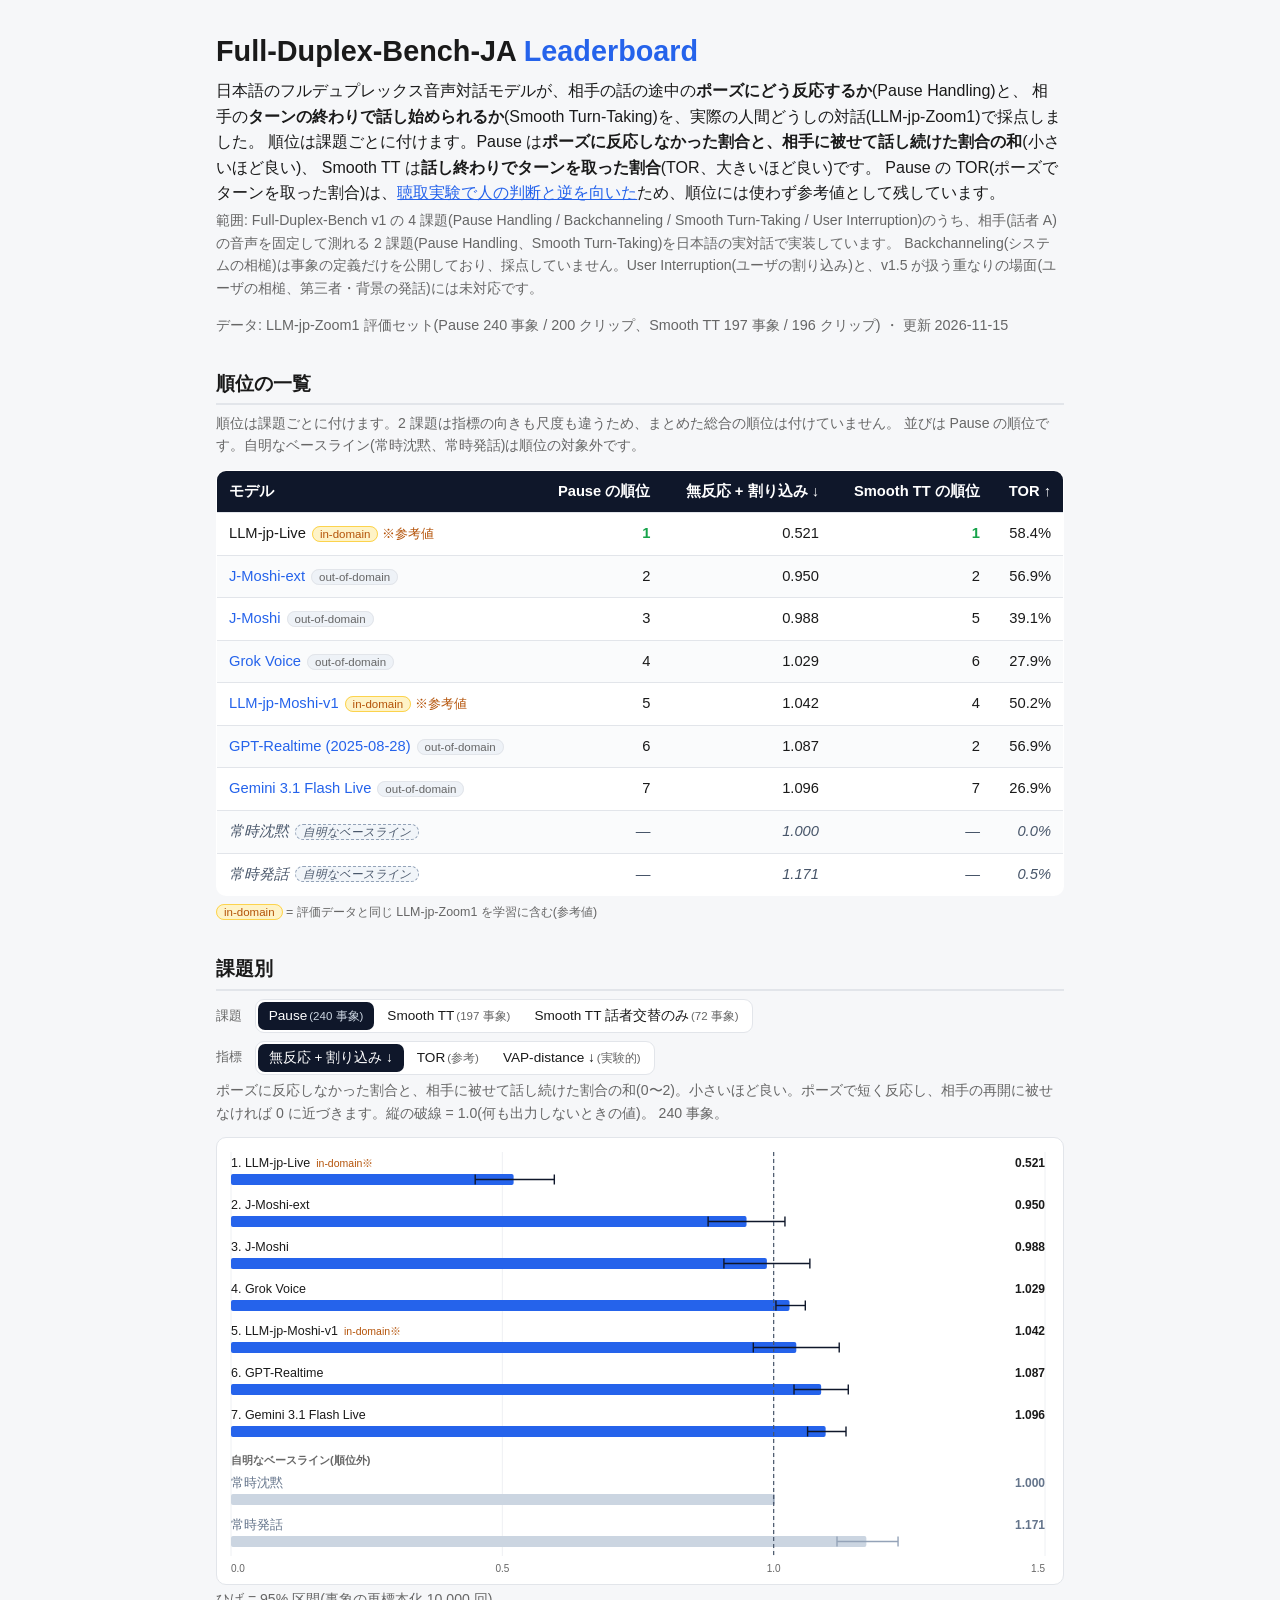
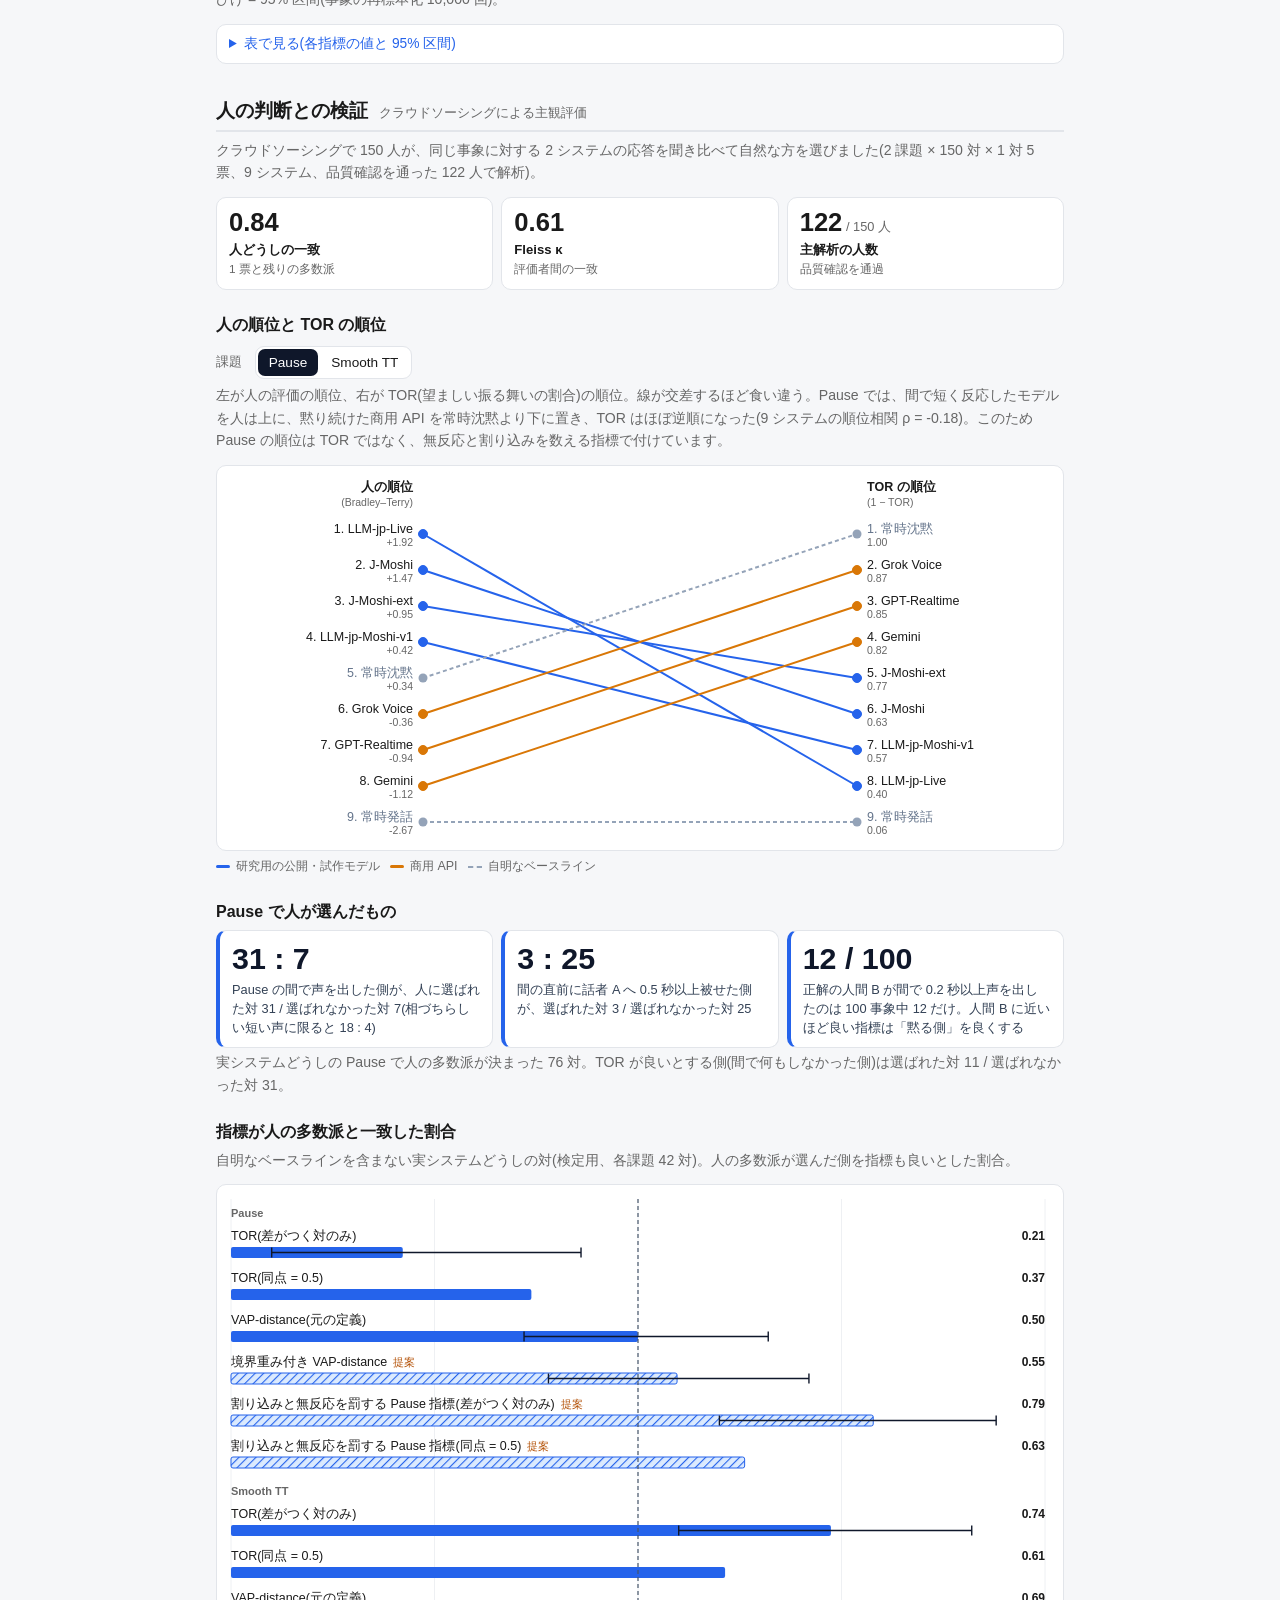
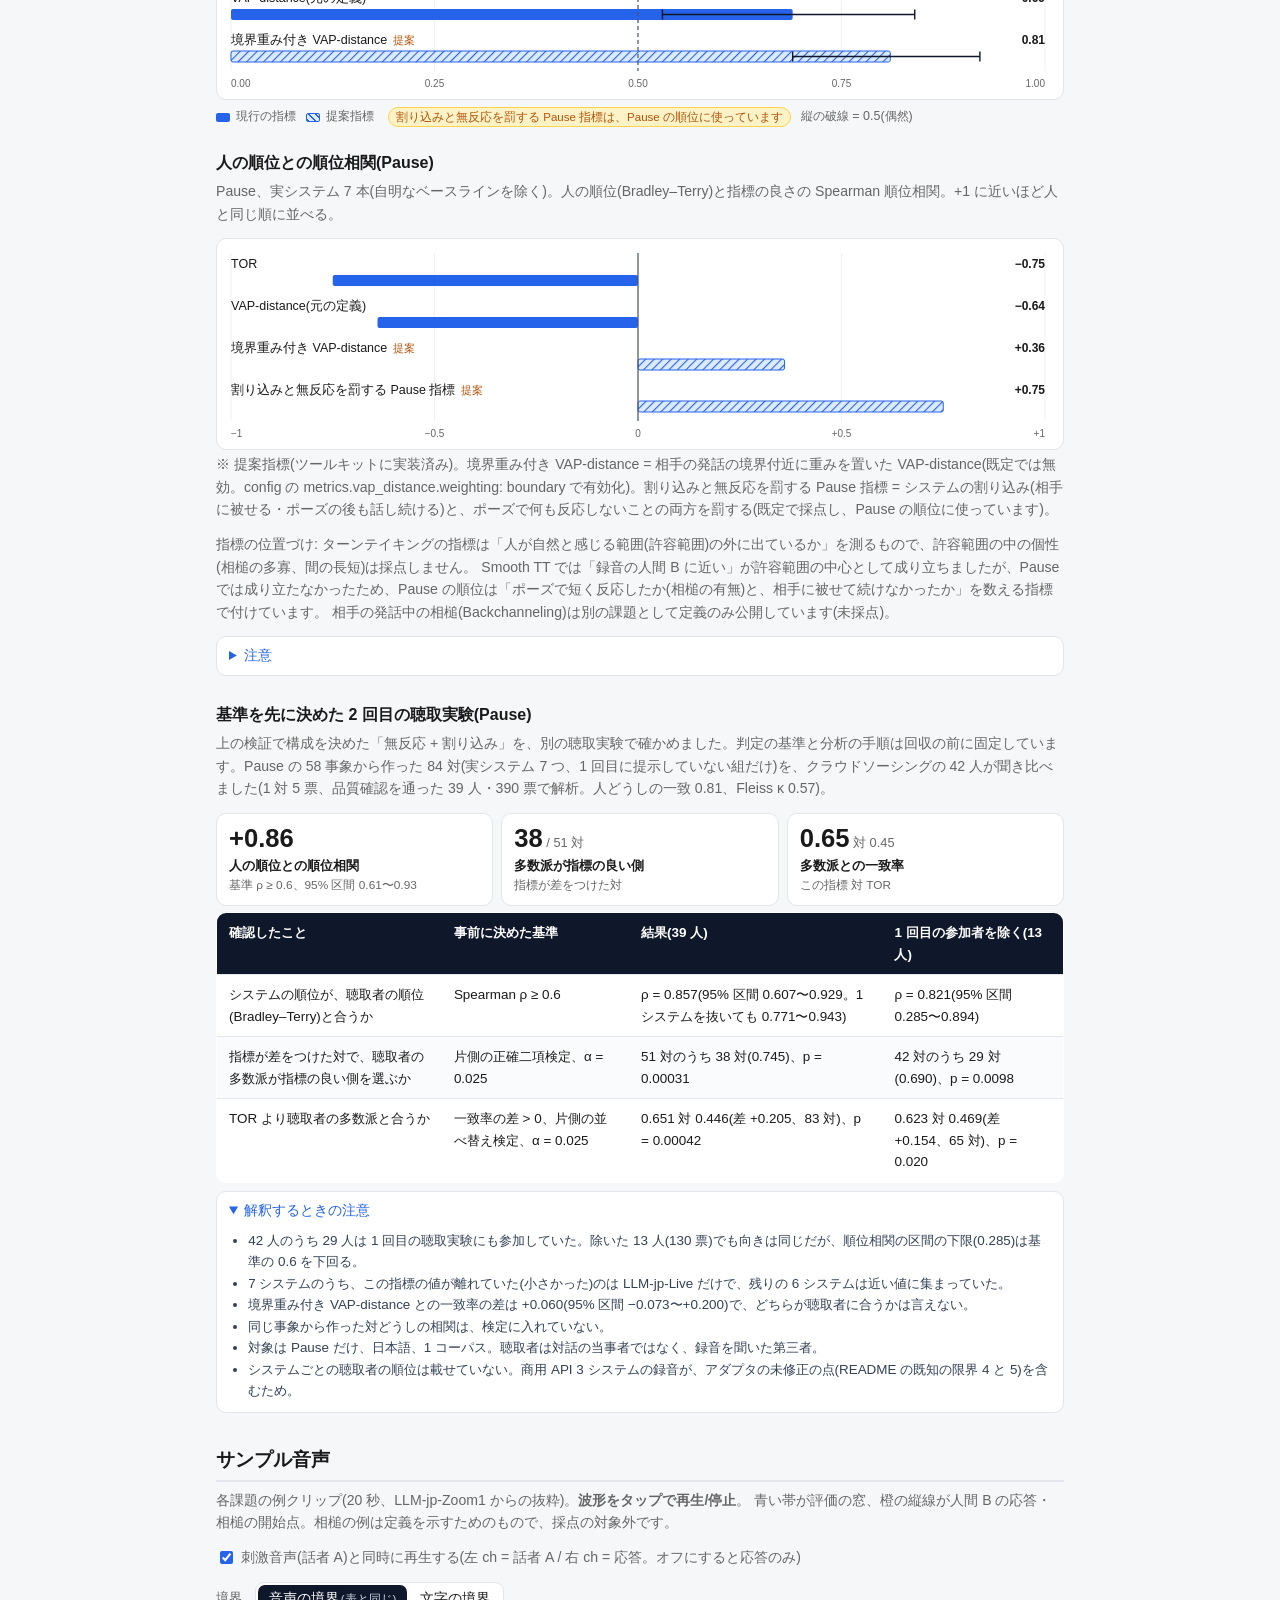
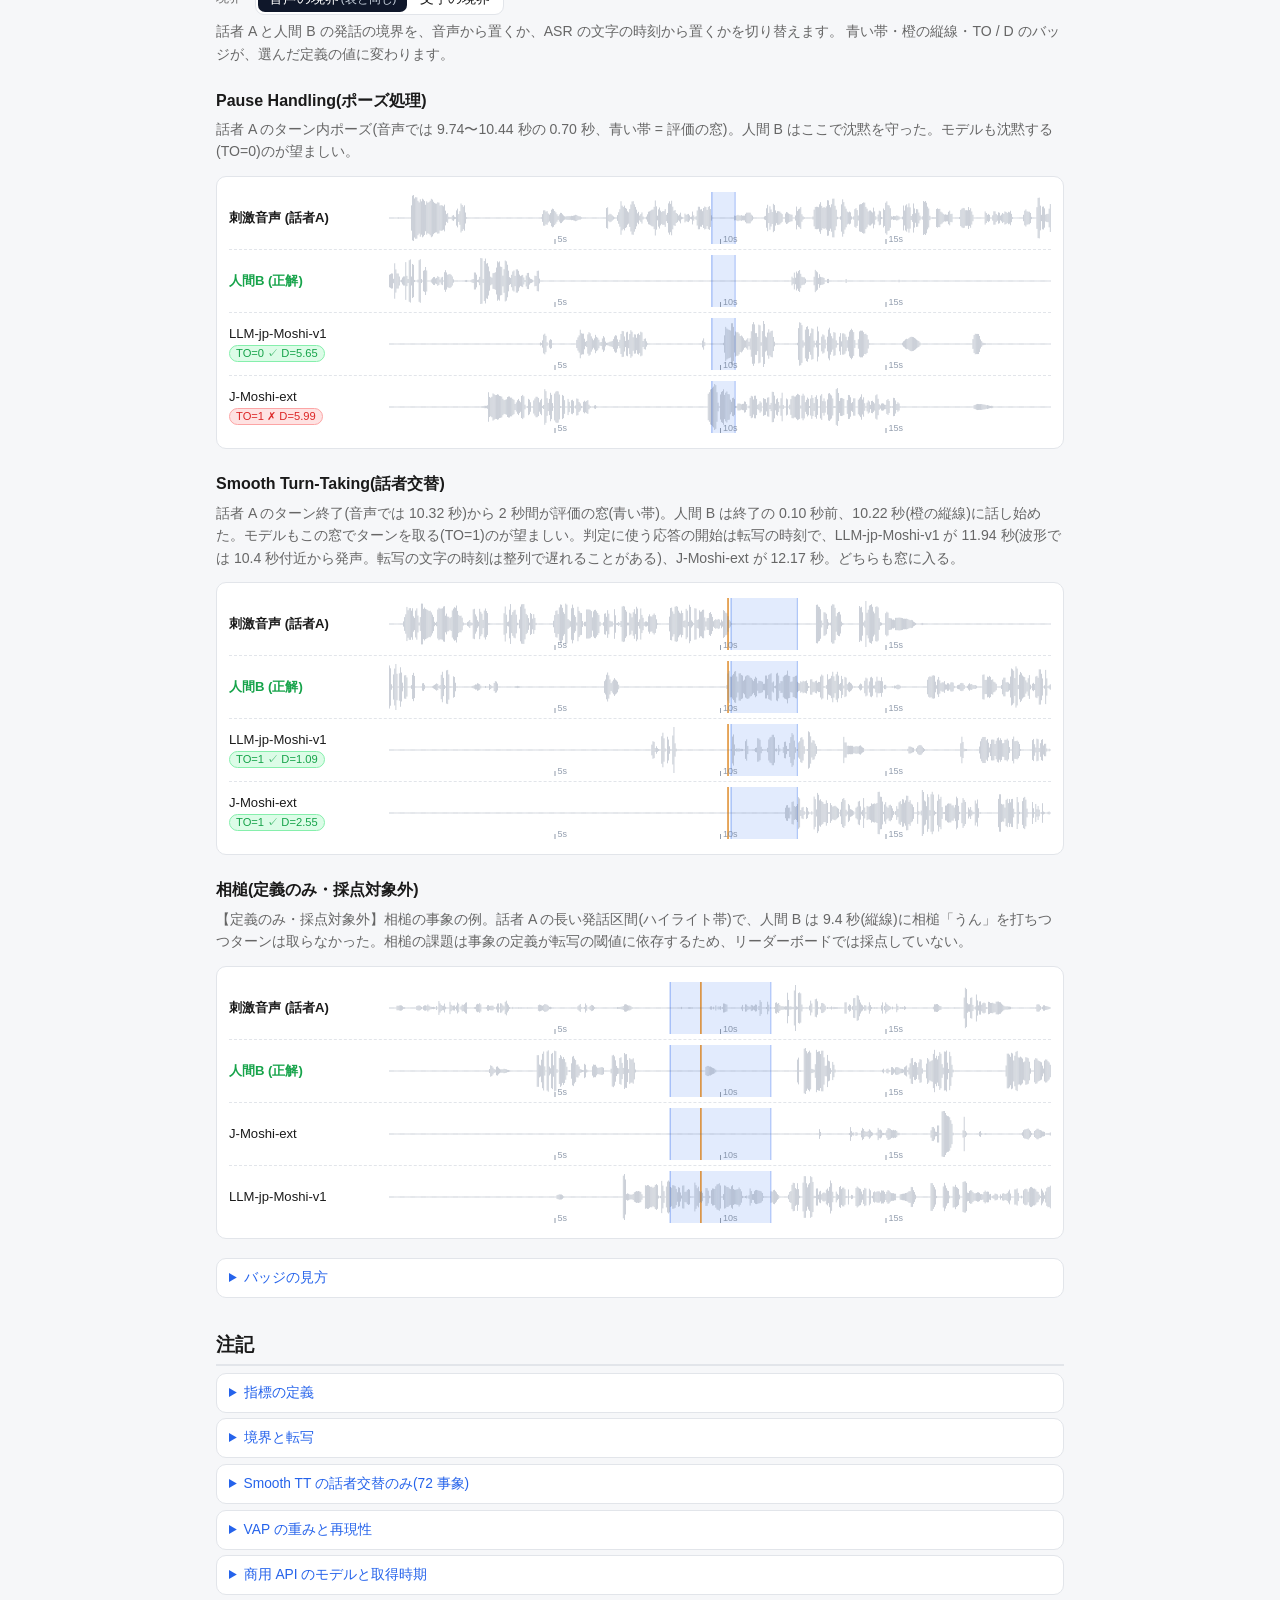
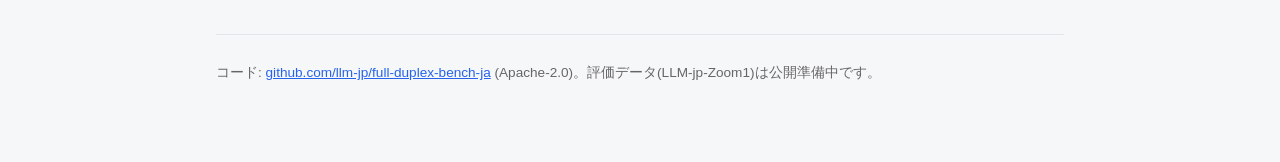
<file: docs/index.html>
<!DOCTYPE html>
<html lang="ja">
<head>
<meta charset="utf-8">
<meta name="viewport" content="width=device-width, initial-scale=1">
<title>Full-Duplex-Bench-JA Leaderboard</title>
<link rel="stylesheet" href="style.css">
</head>
<body>
<div id="app">
  <header>
    <h1>Full-Duplex-Bench-JA <span class="sub">Leaderboard</span></h1>
    <p class="lead">日本語のフルデュプレックス音声対話モデルが、相手の話の途中の<b>ポーズにどう反応するか</b>(Pause Handling)と、
      相手の<b>ターンの終わりで話し始められるか</b>(Smooth Turn-Taking)を、実際の人間どうしの対話(LLM-jp-Zoom1)で採点しました。
      順位は課題ごとに付けます。Pause は<b>ポーズに反応しなかった割合と、相手に被せて話し続けた割合の和</b>(小さいほど良い)、
      Smooth TT は<b>話し終わりでターンを取った割合</b>(TOR、大きいほど良い)です。
      Pause の TOR(ポーズでターンを取った割合)は、<a href="#validation-sec">聴取実験で人の判断と逆を向いた</a>ため、順位には使わず参考値として残しています。</p>
    <p class="hint">範囲: Full-Duplex-Bench v1 の 4 課題(Pause Handling / Backchanneling / Smooth Turn-Taking / User Interruption)のうち、相手(話者 A)の音声を固定して測れる 2 課題(Pause Handling、Smooth Turn-Taking)を日本語の実対話で実装しています。
      Backchanneling(システムの相槌)は事象の定義だけを公開しており、採点していません。User Interruption(ユーザの割り込み)と、v1.5 が扱う重なりの場面(ユーザの相槌、第三者・背景の発話)には未対応です。</p>
    <p id="meta" class="meta"></p>
  </header>

  <section id="overall-sec">
    <h2>順位の一覧</h2>
    <p class="hint">順位は課題ごとに付けます。2 課題は指標の向きも尺度も違うため、まとめた総合の順位は付けていません。
      並びは Pause の順位です。自明なベースライン(常時沈黙、常時発話)は順位の対象外です。</p>
    <div class="table-wrap"><table id="overall"></table></div>
    <p class="legend-line"><span class="li"><span class="dom in">in-domain</span> = 評価データと同じ LLM-jp-Zoom1 を学習に含む(参考値)</span></p>
  </section>

  <section id="task-sec">
    <h2>課題別</h2>
    <div class="controls" role="group" aria-label="課題">
      <span class="ctl-label">課題</span>
      <div class="seg" id="task-view">
        <button data-v="pause">Pause<small>(240 事象)</small></button>
        <button data-v="197">Smooth TT<small>(197 事象)</small></button>
        <button data-v="72">Smooth TT 話者交替のみ<small>(72 事象)</small></button>
      </div>
    </div>
    <div class="controls" role="group" aria-label="課題別の指標">
      <span class="ctl-label">指標</span>
      <div class="seg" id="task-metric">
        <button data-v="acc" id="tm-main">無反応 + 割り込み ↓</button>
        <button data-v="tor" id="tm-tor">TOR<small>(参考)</small></button>
        <button data-v="dkl">VAP-distance ↓<small>(実験的)</small></button>
      </div>
    </div>
    <p class="hint" id="task-hint"></p>
    <div class="chart" id="task-chart"></div>
    <p class="hint">ひげ = 95% 区間(事象の再標本化 10,000 回)。</p>
    <details class="tbl"><summary>表で見る(各指標の値と 95% 区間)</summary><div id="task-table"></div></details>
  </section>

  <section id="validation-sec">
    <h2>人の判断との検証 <span class="sub2">クラウドソーシングによる主観評価</span></h2>
    <p class="hint" id="panel-line"></p>
    <div class="stats" id="panel-stats"></div>

    <h3>人の順位と TOR の順位</h3>
    <div class="controls" role="group" aria-label="順位の課題">
      <span class="ctl-label">課題</span>
      <div class="seg" id="rank-task">
        <button data-v="pause">Pause</button>
        <button data-v="smooth_tt">Smooth TT</button>
      </div>
    </div>
    <p class="hint" id="rank-hint"></p>
    <div class="chart" id="rank-chart"></div>
    <p class="legend-line"><span class="li"><span class="sw line-sys"></span>研究用の公開・試作モデル</span> <span class="li"><span class="sw line-com"></span>商用 API</span>
      <span class="li"><span class="sw line-base"></span>自明なベースライン</span></p>

    <h3>Pause で人が選んだもの</h3>
    <div class="big" id="headline"></div>
    <p class="hint" id="headline-scope"></p>

    <h3>指標が人の多数派と一致した割合</h3>
    <p class="hint" id="agree-scope"></p>
    <div class="chart" id="agree-chart"></div>
    <p class="legend-line"><span class="li"><span class="sw sys"></span>現行の指標</span> <span class="li"><span class="sw prop"></span>提案指標</span>
      <span class="tag">割り込みと無反応を罰する Pause 指標は、Pause の順位に使っています</span> <span class="li">縦の破線 = 0.5(偶然)</span></p>

    <h3>人の順位との順位相関(Pause)</h3>
    <p class="hint" id="rho-scope"></p>
    <div class="chart" id="rho-chart"></div>
    <p class="hint" id="proposed-note"></p>
    <p class="hint">指標の位置づけ: ターンテイキングの指標は「人が自然と感じる範囲(許容範囲)の外に出ているか」を測るもので、許容範囲の中の個性(相槌の多寡、間の長短)は採点しません。
      Smooth TT では「録音の人間 B に近い」が許容範囲の中心として成り立ちましたが、Pause では成り立たなかったため、Pause の順位は「ポーズで短く反応したか(相槌の有無)と、相手に被せて続けなかったか」を数える指標で付けています。
      相手の発話中の相槌(Backchanneling)は別の課題として定義のみ公開しています(未採点)。</p>
    <details class="tbl"><summary>注意</summary><ul id="caveats"></ul></details>

    <div id="confirm-block">
      <h3 id="confirm-title"></h3>
      <p class="hint" id="confirm-line"></p>
      <div class="stats" id="confirm-stats"></div>
      <div class="table-wrap"><table class="txt" id="confirm-table"></table></div>
      <details class="tbl" open><summary>解釈するときの注意</summary><ul id="confirm-notes"></ul></details>
    </div>
  </section>

  <section id="samples-sec">
    <h2>サンプル音声</h2>
    <p class="hint">各課題の例クリップ(20 秒、LLM-jp-Zoom1 からの抜粋)。<b>波形をタップで再生/停止</b>。
      青い帯が評価の窓、橙の縦線が人間 B の応答・相槌の開始点。相槌の例は定義を示すためのもので、採点の対象外です。</p>
    <p class="hint"><label class="mix-label"><input type="checkbox" id="mix-toggle" checked>
      刺激音声(話者 A)と同時に再生する(左 ch = 話者 A / 右 ch = 応答。オフにすると応答のみ)</label></p>
    <div class="controls" role="group" aria-label="サンプルの境界の定義">
      <span class="ctl-label">境界</span>
      <div class="seg" id="sample-bounds">
        <button data-v="audio">音声の境界<small>(表と同じ)</small></button>
        <button data-v="transcript">文字の境界</button>
      </div>
    </div>
    <p class="hint">話者 A と人間 B の発話の境界を、音声から置くか、ASR の文字の時刻から置くかを切り替えます。
      青い帯・橙の縦線・TO / D のバッジが、選んだ定義の値に変わります。</p>
    <div id="samples"></div>
    <details class="tbl"><summary>バッジの見方</summary>
      <p class="hint">TO バッジは Full-Duplex-Bench と同じく、モデルの応答の<b>転写(ASR)の時刻</b>から判定します。転写に乗らない発声や整列誤差は
        拾えないため、まれに波形の見た目と食い違うことがあります。VAP-distance (D) は生波形から計算されるため、この影響を受けません。
        「無出力」バッジは、そのモデルが全区間で音声を返さなかったことを示します(沈黙が正解の課題では、正しく黙ったのか
        何も生成できなかったのかを指標だけでは区別できません)。</p>
      <p class="hint" id="samples-note"></p>
    </details>
  </section>

  <section id="pending">
    <h2>評価予定モデル</h2>
    <p class="hint">アダプタ整備・実走待ち。整い次第このリーダーボードに追加します。</p>
    <ul id="pending-list"></ul>
  </section>

  <section id="notes-sec">
    <h2>注記</h2>
    <details class="tbl"><summary>指標の定義</summary>
      <p><b>TOR</b> = モデルがターンを取った割合(Full-Duplex-Bench と同じ二値の判定)。Smooth TT の順位は TOR(話し終わりでターンを取った割合 = <b>望ましい振る舞いの割合</b>)で付けます。
        <b>無反応 + 割り込み</b>(Pause の順位)= ポーズごとに、無反応(ポーズの中に 0.2 秒以上の声が無い)と
        割り込み(ポーズの中で話し始めて相手の再開後も 0.5 秒以上続ける、またはポーズの前 2 秒で相手と 0.5 秒を超えて重なる)をそれぞれ 0 / 1 で数え、和を事象で平均した値
        (0〜2、小さいほど良い。応答音声のエネルギーから判定し、転写は使いません。相槌・息・雑音は区別しません)。何も出力しないと 1.0 になります。
        Pause の TOR は Full-Duplex-Bench の定義(ポーズでターンを取らないほど良い)の値で、聴取実験で人の判断と逆を向いたため参考値です。
        2 課題は指標の向きも尺度も違うため、まとめた総合の順位は付けていません。
        <b>VAP-distance</b>(実験的)= 人間の音声活動予測(VAP)分布とモデル応答の分布の距離(D<sub>KL</sub>、小さいほど人間の応答に近い)。
        相槌は事象の定義のみを公開しており、採点の対象外です。</p>
    </details>
    <details class="tbl"><summary>境界と転写</summary>
      <p>人間側の発話境界は<b>音声の境界</b>(人間側 A・B の境界を音声の VAD で付け直したもの、ツールキットでは
        <code>detection.boundaries: audio</code>)。ツールキットの既定(<code>transcript</code>)は文字の境界です。
        モデル応答の転写は ASJ の講演論文(README「引用」)と同じ手順(ReazonSpeech-ESPnet で書き起こし、WhisperX で文字の時刻を整列)。
        ツールキット既定の ASR で一から回すと TOR は一致しません(文字の終端が後ろの無音まで伸びるため)。</p>
      <p id="tb-note"></p>
    </details>
    <details class="tbl"><summary>Smooth TT の話者交替のみ(72 事象)</summary><p id="tt-note"></p></details>
    <details class="tbl"><summary>VAP の重みと再現性</summary><p id="vap-note"></p></details>
    <details class="tbl"><summary>商用 API のモデルと取得時期</summary><p id="com-note"></p></details>
  </section>

  <footer>
    <p>コード: <a id="repo" href="#">llm-jp/full-duplex-bench-ja</a>
      (Apache-2.0)。評価データ(LLM-jp-Zoom1)は公開準備中です。</p>
    <p id="load-err" class="err"></p>
  </footer>
</div>
<div id="tip" class="tip" role="tooltip" hidden></div>
<script src="app.js"></script>
</body>
</html>
</file>
<file: docs/style.css>
:root {
  --fg:#1a1a1a; --muted:#666; --accent:#2563eb; --line:#e2e5ea;
  --head:#0f172a; --in:#b45309; --best:#16a34a; --bg:#f6f7f9;
  --base:#cbd5e1; --com:#d97706; --prop-bg:#dbeafe; --card:#fff;
}
* { box-sizing:border-box; }
body { margin:0; background:var(--bg); color:var(--fg); line-height:1.6;
  font-family:-apple-system,"Hiragino Kaku Gothic ProN","Yu Gothic",Meiryo,sans-serif; }
#app { max-width:880px; margin:0 auto; padding:28px 16px 64px; }
header h1 { font-size:1.8rem; margin:0 0 4px; }
header h1 .sub { color:var(--accent); font-weight:600; }
.lead { margin:.2rem 0; }
.meta { color:var(--muted); font-size:.9rem; }
h2 { font-size:1.2rem; margin:2rem 0 .4rem; border-bottom:2px solid var(--line);
  padding-bottom:4px; }
.hint { color:var(--muted); font-size:.88rem; margin:.2rem 0 .8rem; }
.table-wrap { overflow-x:auto; }
table { border-collapse:collapse; width:100%; background:#fff; font-size:.92rem;
  border:1px solid var(--line); border-radius:10px; overflow:hidden; }
th, td { padding:9px 12px; text-align:right; border-bottom:1px solid var(--line);
  white-space:nowrap; }
th { background:var(--head); color:#fff; font-weight:600; text-align:right; }
th:first-child, td:first-child { text-align:left; }
th.model, td.model { text-align:left; }
td.model a { color:var(--accent); text-decoration:none; }
td.model a:hover { text-decoration:underline; }
tbody tr:last-child td { border-bottom:0; }
tbody tr:nth-child(even) { background:#fafbfc; }
table.txt { min-width:600px; font-size:.84rem; }
table.txt th, table.txt td { text-align:left; white-space:normal; vertical-align:top; }
#confirm-block { margin-top:1.6rem; }
.rank { color:var(--muted); width:2.2em; }
.dom { font-size:.72rem; padding:1px 7px; border-radius:20px; margin-left:6px;
  vertical-align:middle; }
.dom.in { background:#fef3c7; color:var(--in); border:1px solid #fcd34d; }
.dom.out { background:#eef2f7; color:var(--muted); border:1px solid var(--line); }
td.best { color:var(--best); font-weight:700; }
.note { color:var(--in); font-size:.8rem; }
h3 { font-size:1rem; margin:1.4rem 0 .3rem; }
#pending-list { color:var(--muted); }
footer { margin-top:2.4rem; color:var(--muted); font-size:.85rem;
  border-top:1px solid var(--line); padding-top:14px; }
footer a { color:var(--accent); }
.err { color:#dc2626; }
code { background:#eef1f5; padding:1px 6px; border-radius:5px; font-size:.86em; }

/* ---- sample-audio waveforms ---- */
.wave-box { background:#fff; border:1px solid var(--line); border-radius:10px;
  padding:10px 12px; margin:.4rem 0 1.2rem; }
.wave-row { display:flex; align-items:center; gap:12px; padding:5px 0;
  border-bottom:1px dashed var(--line); }
.wave-row:last-child { border-bottom:0; }
.wave-label { flex:0 0 148px; font-size:.82rem; line-height:1.35;
  overflow:hidden; text-overflow:ellipsis; }
.wave-row.stim .wave-label { font-weight:700; }
.wave-row.human .wave-label { color:var(--best); font-weight:700; }
.wave-canvas-wrap { flex:1 1 auto; min-width:0; }
.wave-canvas { display:block; width:100%; height:52px; cursor:pointer;
  border-radius:6px; }
.wave-canvas:hover { background:#f1f4f8; }
.wave-row.playing .wave-canvas { background:#eef4ff; }
.wave-canvas.wave-missing { opacity:.25; cursor:default; }
.wave-badge { display:inline-block; font-size:.7rem; padding:0 6px;
  border-radius:10px; margin-top:2px; white-space:nowrap; }
.wave-badge.ok { background:#dcfce7; color:var(--best); border:1px solid #86efac; }
.wave-badge.ng { background:#fee2e2; color:#dc2626; border:1px solid #fca5a5; }
.wave-badge.none { background:#f1f5f9; color:var(--muted); border:1px solid #cbd5e1; }
.mix-label { cursor:pointer; user-select:none; }
.mix-label input { vertical-align:-2px; margin-right:4px; accent-color:var(--accent); }
@media (max-width: 640px) {
  .wave-row { flex-wrap:wrap; gap:4px; }
  .wave-label { flex-basis:100%; }
}

/* ---- 2026-11: CIs, baselines, human validation ---- */
.ci { display:block; color:var(--muted); font-size:.72rem; font-weight:400; line-height:1.2; }
td.best .ci { color:var(--muted); }
.dom.base { background:#f1f5f9; color:#475569; border:1px dashed #94a3b8; }
tr.baseline td { color:#475569; font-style:italic; }
.validation { background:#fff; border:1px solid var(--line); border-radius:10px;
  padding:12px 16px; }
.validation ul { margin:.3rem 0; padding-left:1.2rem; }
.validation li { margin:.25rem 0; }
.tag { display:inline-block; font-size:.72rem; padding:0 7px; border-radius:10px;
  background:#fef3c7; color:var(--in); border:1px solid #fcd34d; margin-left:4px; }

/* ---- 2026-11-04: charts, toggles, validation ---- */
html { -webkit-text-size-adjust:100%; }
section { min-width:0; }
.lead a { color:var(--accent); }
h2 .sub2 { font-size:.8rem; font-weight:500; color:var(--muted); margin-left:6px; }
.controls { display:flex; align-items:center; gap:8px; flex-wrap:wrap; margin:.5rem 0 .3rem; }
.ctl-label { font-size:.8rem; color:var(--muted); min-width:2.4em; }
.seg { display:inline-flex; flex-wrap:wrap; border:1px solid var(--line); border-radius:9px;
  background:var(--card); padding:2px; gap:2px; max-width:100%; }
.seg button { font:inherit; font-size:.85rem; border:0; background:transparent; color:var(--fg);
  padding:5px 11px; border-radius:7px; cursor:pointer; line-height:1.3; }
.seg button small { font-size:.72rem; color:var(--muted); margin-left:2px; }
.seg button.on { background:var(--head); color:#fff; }
.seg button.on small { color:#cbd5e1; }
.seg button:focus-visible { outline:2px solid var(--accent); outline-offset:1px; }
.chart { background:var(--card); border:1px solid var(--line); border-radius:10px;
  padding:10px 12px 6px; overflow:hidden; }
.chart svg { display:block; overflow:visible; }
.chart text { font-family:inherit; }
.chart .lab { font-size:12.5px; fill:var(--fg); }
.chart .lab-tag { font-size:10.5px; }
.chart .lab-tag.in { fill:var(--in); }
.chart .lab-tag.prop { fill:var(--in); }
.chart .val { font-size:12px; fill:var(--fg); font-variant-numeric:tabular-nums; font-weight:600; }
.chart .sep { font-size:11px; fill:var(--muted); font-weight:600; }
.chart .tick { font-size:10px; fill:var(--muted); }
.chart .grid { stroke:#eef0f3; stroke-width:1; }
.chart .bar { fill:var(--accent); }
.chart .row.base .bar { fill:var(--base); }
.chart .row.base .lab, .chart .row.base .val { fill:#64748b; }
.chart .row.prop .bar { fill:url(#hatch); stroke:var(--accent); stroke-width:1; }
.chart .whisk { stroke:var(--head); stroke-width:1.4; }
.chart .row.base .whisk { stroke:#94a3b8; }
.chart .ref { stroke:#475569; stroke-width:1.2; stroke-dasharray:4 3; }
.chart .zero { stroke:#475569; stroke-width:1.2; }
.chart .hit { fill:transparent; }
.chart .row:hover .lab { font-weight:600; }
/* slope */
.chart .col-h { font-size:12.5px; font-weight:700; fill:var(--fg); }
.chart .col-s { font-size:10.5px; fill:var(--muted); }
.chart .sn { font-size:12.5px; fill:var(--fg); }
.chart .sv { font-size:10.5px; fill:var(--muted); font-variant-numeric:tabular-nums; }
.chart .sl { stroke-width:2; fill:none; }
.slope.sys .sl, .slope.sys .dot { stroke:var(--accent); fill:var(--accent); }
.slope.com .sl, .slope.com .dot { stroke:var(--com); fill:var(--com); }
.slope.base .sl { stroke:#94a3b8; stroke-dasharray:4 3; }
.slope.base .dot { fill:#94a3b8; }
.slope .sl { fill:none !important; }
.slope.base .sn { fill:#64748b; }
svg.focus .slope { opacity:.22; }
svg.focus .slope.hl { opacity:1; }
svg.focus .slope.hl .sl { stroke-width:3; }
.legend-line { font-size:.78rem; color:var(--muted); margin:.4rem 0 .6rem;
  display:flex; flex-wrap:wrap; align-items:center; gap:4px 10px; }
.sw { display:inline-block; width:14px; height:9px; border-radius:2px; vertical-align:middle; margin-right:-6px; }
.sw.sys { background:var(--accent); }
.sw.base { background:var(--base); }
.sw.prop { background:repeating-linear-gradient(45deg, var(--accent) 0 2px, var(--prop-bg) 2px 5px);
  border:1px solid var(--accent); }
.sw.line-sys { height:3px; background:var(--accent); }
.sw.line-com { height:3px; background:var(--com); }
.sw.line-base { height:0; border-top:2px dashed #94a3b8; border-radius:0; }
.legend-line .dom { margin-left:0; }
details.tbl { margin:.5rem 0; background:var(--card); border:1px solid var(--line);
  border-radius:10px; padding:6px 12px; }
details.tbl summary { cursor:pointer; font-size:.86rem; color:var(--accent); padding:2px 0; }
details.tbl[open] summary { margin-bottom:6px; }
details.tbl p, details.tbl li { font-size:.84rem; color:#334155; }
details.tbl ul { padding-left:1.2rem; margin:.3rem 0; }
details.tbl table { font-size:.8rem; border-radius:6px; }
details.tbl th, details.tbl td { padding:6px 8px; }
#notes-sec details.tbl { margin:.35rem 0; }
/* stat tiles + hero numbers */
.stats { display:grid; grid-template-columns:repeat(3, minmax(0,1fr)); gap:8px; margin:.4rem 0 .4rem; }
.stat { background:var(--card); border:1px solid var(--line); border-radius:10px; padding:10px 12px; }
.stat-v { font-size:1.6rem; font-weight:700; line-height:1.1; font-variant-numeric:tabular-nums; }
.stat-v small { font-size:.8rem; font-weight:500; color:var(--muted); }
.stat-a { font-size:.82rem; font-weight:600; margin-top:3px; }
.stat-b { font-size:.74rem; color:var(--muted); }
.big { display:grid; grid-template-columns:repeat(3, minmax(0,1fr)); gap:8px; }
.big-item { background:var(--card); border:1px solid var(--line); border-left:4px solid var(--accent);
  border-radius:10px; padding:10px 12px; }
.big-v { font-size:1.9rem; font-weight:800; line-height:1.15; font-variant-numeric:tabular-nums;
  color:var(--head); white-space:nowrap; }
.big-t { font-size:.8rem; color:#334155; margin-top:4px; line-height:1.5; }
.tip { position:fixed; z-index:20; max-width:280px; background:var(--head); color:#fff;
  font-size:.78rem; line-height:1.5; padding:7px 10px; border-radius:8px; pointer-events:none;
  box-shadow:0 4px 14px rgba(15,23,42,.25); }
@media (max-width: 640px) {
  #app { padding:20px 14px 48px; }
  header h1 { font-size:1.45rem; }
  .lead { font-size:.92rem; }
  .big, .stats { grid-template-columns:1fr; }
  .stats { grid-template-columns:repeat(3, minmax(0,1fr)); }
  .stat { padding:8px; } .stat-v { font-size:1.25rem; }
  .stat-v small { display:block; font-size:.7rem; }
  h2 .sub2 { display:block; margin:2px 0 0; }
  .big-item { display:flex; gap:12px; align-items:baseline; }
  .big-v { font-size:1.5rem; flex:0 0 5.4em; }
  .chart { padding:8px 8px 4px; }
  .seg button { padding:5px 8px; font-size:.8rem; }
  details.tbl th, details.tbl td { padding:5px 5px; white-space:normal; }
  details.tbl .dom { display:none; }
  td.model { min-width:7em; }
}
.legend-line .li { white-space:nowrap; display:inline-flex; align-items:center; gap:10px; }
.legend-line .li .sw { margin-right:-4px; }
.legend-line .li:has(.dom) { white-space:normal; display:inline; }
</file>
